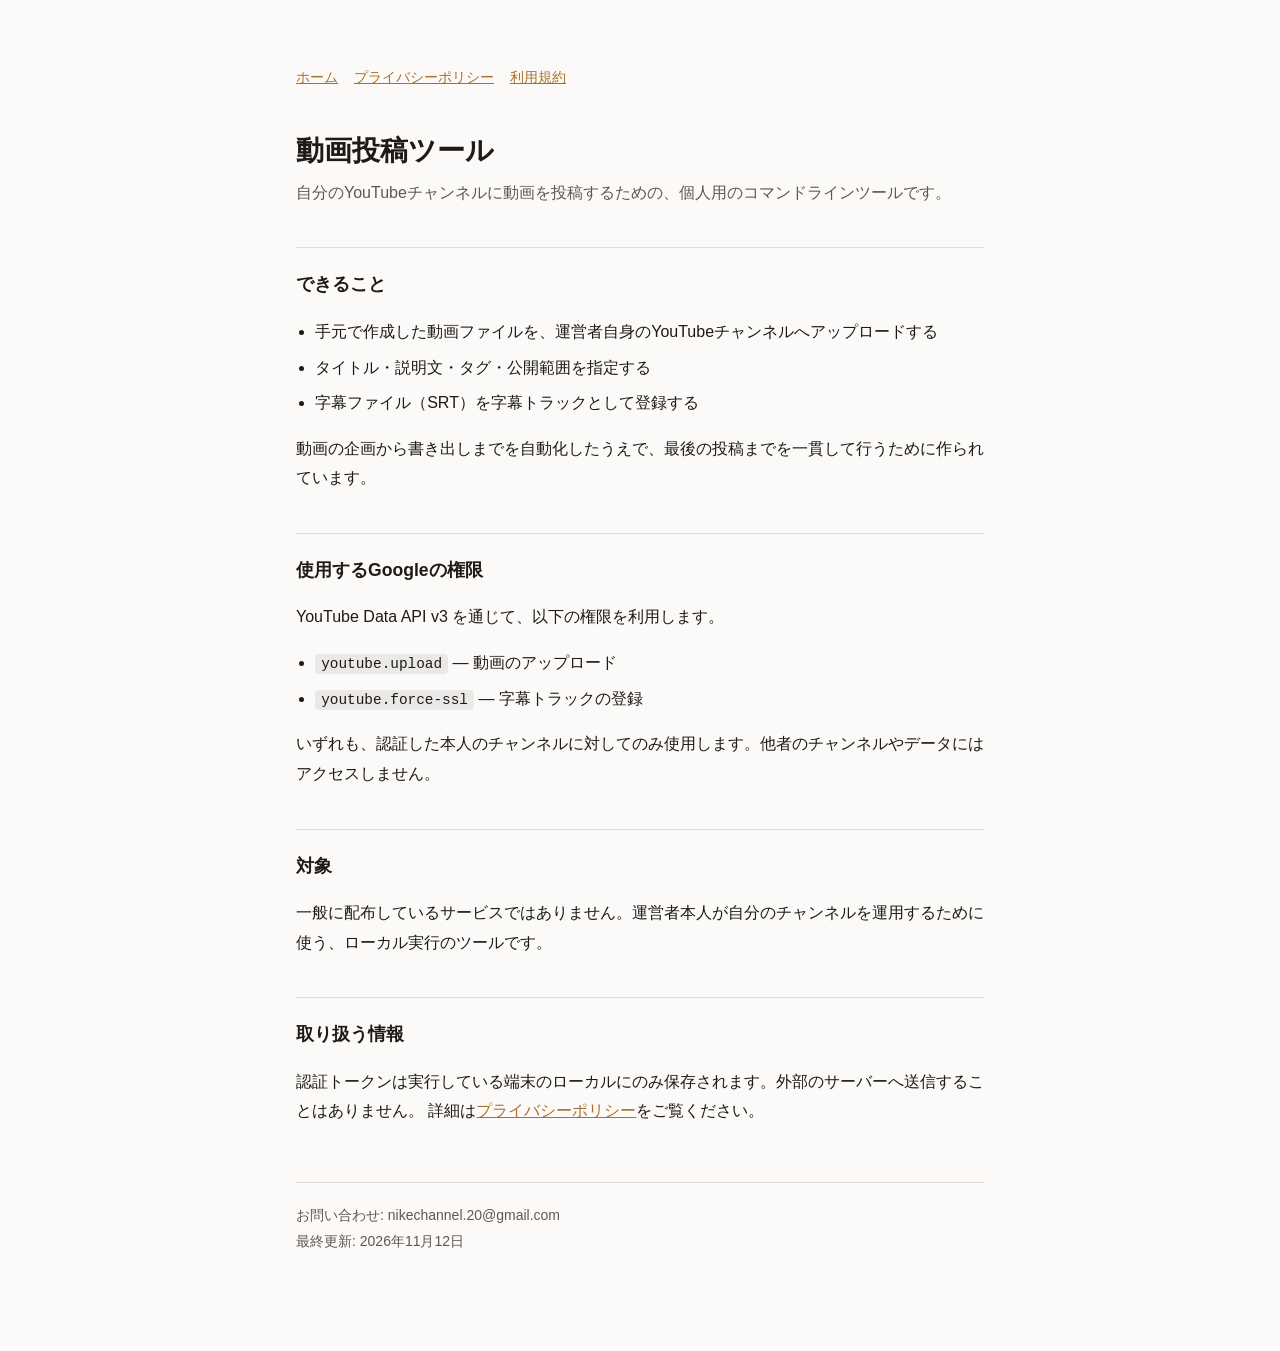
<file: index.html>
<!doctype html>
<html lang="ja">
<head>
<meta charset="utf-8">
<meta name="viewport" content="width=device-width,initial-scale=1">
<title>動画投稿ツール</title>
<meta name="description" content="自分のYouTubeチャンネルに動画を投稿するための個人用ツールです。">
<meta name="google-site-verification" content="vxD-HqU_NvS3GYbMGtC77qTMRWof80GZjnZPIgGmyic" />
<link rel="stylesheet" href="style.css">
</head>
<body>
<div class="wrap">
<nav><a href="./">ホーム</a><a href="privacy.html">プライバシーポリシー</a><a href="terms.html">利用規約</a></nav>

<h1>動画投稿ツール</h1>
<p class="lead">自分のYouTubeチャンネルに動画を投稿するための、個人用のコマンドラインツールです。</p>

<h2>できること</h2>
<ul>
  <li>手元で作成した動画ファイルを、運営者自身のYouTubeチャンネルへアップロードする</li>
  <li>タイトル・説明文・タグ・公開範囲を指定する</li>
  <li>字幕ファイル（SRT）を字幕トラックとして登録する</li>
</ul>
<p>動画の企画から書き出しまでを自動化したうえで、最後の投稿までを一貫して行うために作られています。</p>

<h2>使用するGoogleの権限</h2>
<p>YouTube Data API v3 を通じて、以下の権限を利用します。</p>
<ul>
  <li><code>youtube.upload</code> — 動画のアップロード</li>
  <li><code>youtube.force-ssl</code> — 字幕トラックの登録</li>
</ul>
<p>いずれも、認証した本人のチャンネルに対してのみ使用します。他者のチャンネルやデータにはアクセスしません。</p>

<h2>対象</h2>
<p>一般に配布しているサービスではありません。運営者本人が自分のチャンネルを運用するために使う、ローカル実行のツールです。</p>

<h2>取り扱う情報</h2>
<p>認証トークンは実行している端末のローカルにのみ保存されます。外部のサーバーへ送信することはありません。
詳細は<a href="privacy.html">プライバシーポリシー</a>をご覧ください。</p>

<footer>
  お問い合わせ: nikechannel.20@gmail.com<br>
  最終更新: 2026年11月12日
</footer>
</div>
</body>
</html>
</file>
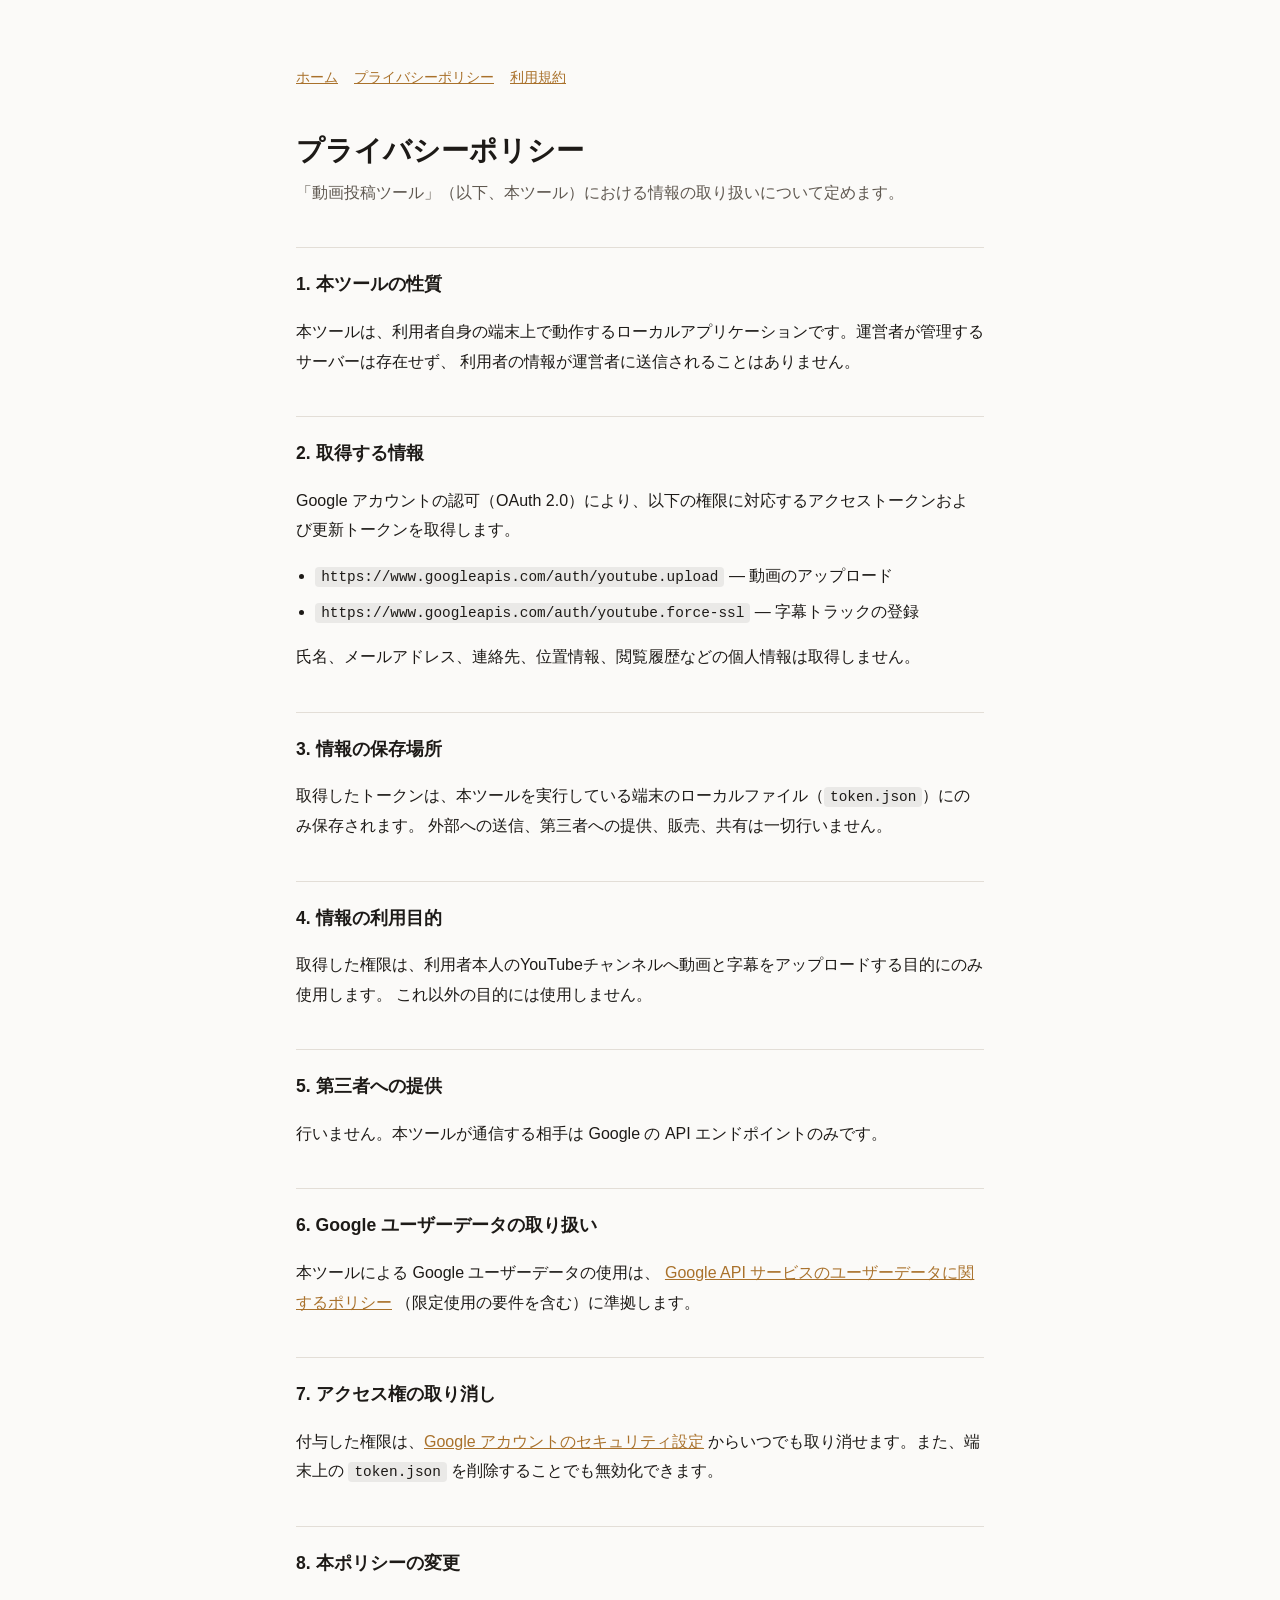
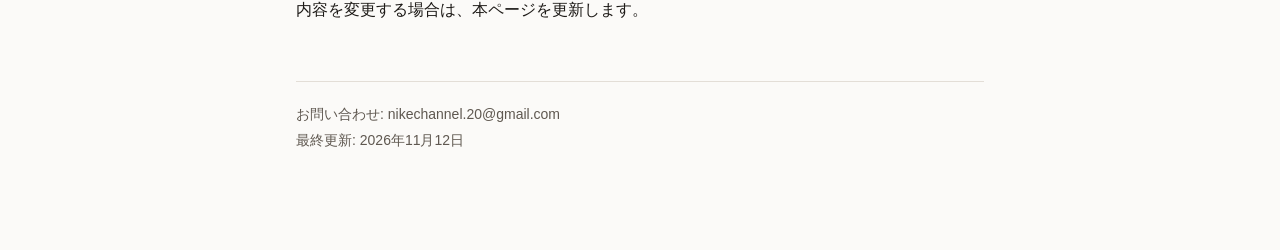
<file: privacy.html>
<!doctype html>
<html lang="ja">
<head>
<meta charset="utf-8">
<meta name="viewport" content="width=device-width,initial-scale=1">
<title>プライバシーポリシー | 動画投稿ツール</title>
<meta name="description" content="動画投稿ツールのプライバシーポリシー。">
<link rel="stylesheet" href="style.css">
</head>
<body>
<div class="wrap">
<nav><a href="./">ホーム</a><a href="privacy.html">プライバシーポリシー</a><a href="terms.html">利用規約</a></nav>

<h1>プライバシーポリシー</h1>
<p class="lead">「動画投稿ツール」（以下、本ツール）における情報の取り扱いについて定めます。</p>

<h2>1. 本ツールの性質</h2>
<p>本ツールは、利用者自身の端末上で動作するローカルアプリケーションです。運営者が管理するサーバーは存在せず、
利用者の情報が運営者に送信されることはありません。</p>

<h2>2. 取得する情報</h2>
<p>Google アカウントの認可（OAuth 2.0）により、以下の権限に対応するアクセストークンおよび更新トークンを取得します。</p>
<ul>
  <li><code>https://www.googleapis.com/auth/youtube.upload</code> — 動画のアップロード</li>
  <li><code>https://www.googleapis.com/auth/youtube.force-ssl</code> — 字幕トラックの登録</li>
</ul>
<p>氏名、メールアドレス、連絡先、位置情報、閲覧履歴などの個人情報は取得しません。</p>

<h2>3. 情報の保存場所</h2>
<p>取得したトークンは、本ツールを実行している端末のローカルファイル（<code>token.json</code>）にのみ保存されます。
外部への送信、第三者への提供、販売、共有は一切行いません。</p>

<h2>4. 情報の利用目的</h2>
<p>取得した権限は、利用者本人のYouTubeチャンネルへ動画と字幕をアップロードする目的にのみ使用します。
これ以外の目的には使用しません。</p>

<h2>5. 第三者への提供</h2>
<p>行いません。本ツールが通信する相手は Google の API エンドポイントのみです。</p>

<h2>6. Google ユーザーデータの取り扱い</h2>
<p>本ツールによる Google ユーザーデータの使用は、
<a href="https://developers.google.com/terms/api-services-user-data-policy" target="_blank" rel="noopener">Google API サービスのユーザーデータに関するポリシー</a>
（限定使用の要件を含む）に準拠します。</p>

<h2>7. アクセス権の取り消し</h2>
<p>付与した権限は、<a href="https://myaccount.google.com/permissions" target="_blank" rel="noopener">Google アカウントのセキュリティ設定</a>
からいつでも取り消せます。また、端末上の <code>token.json</code> を削除することでも無効化できます。</p>

<h2>8. 本ポリシーの変更</h2>
<p>内容を変更する場合は、本ページを更新します。</p>

<footer>
  お問い合わせ: nikechannel.20@gmail.com<br>
  最終更新: 2026年11月12日
</footer>
</div>
</body>
</html>
</file>
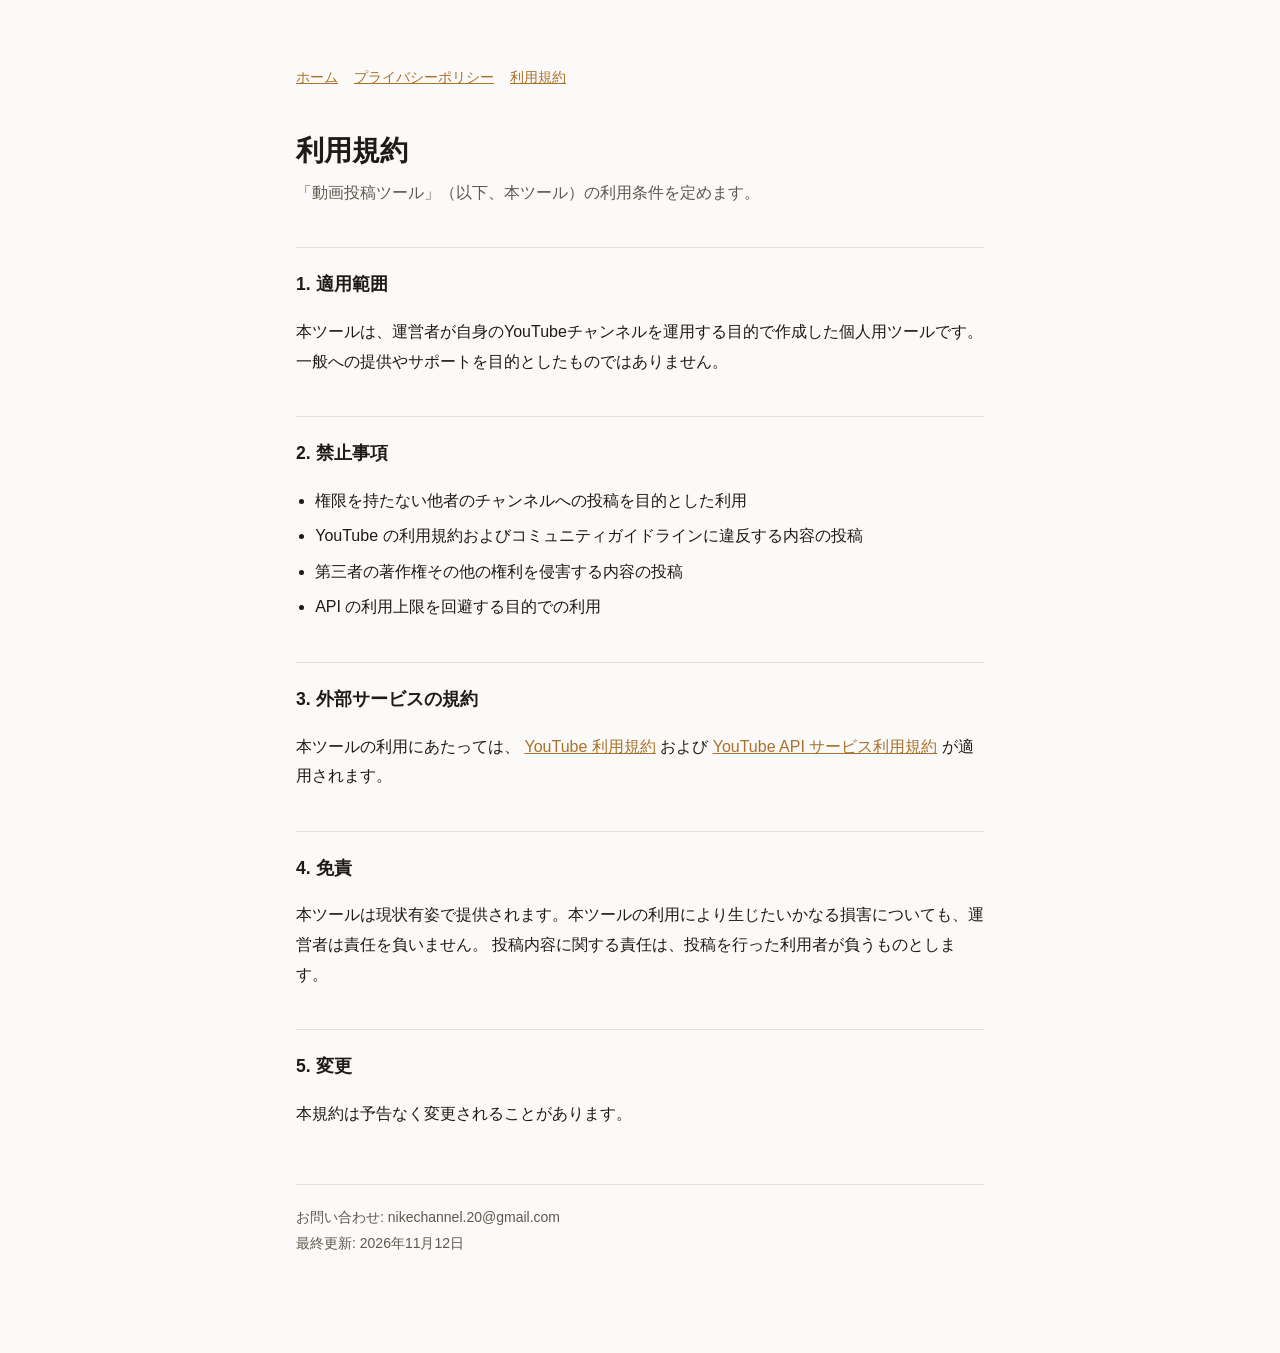
<file: terms.html>
<!doctype html>
<html lang="ja">
<head>
<meta charset="utf-8">
<meta name="viewport" content="width=device-width,initial-scale=1">
<title>利用規約 | 動画投稿ツール</title>
<meta name="description" content="動画投稿ツールの利用規約。">
<link rel="stylesheet" href="style.css">
</head>
<body>
<div class="wrap">
<nav><a href="./">ホーム</a><a href="privacy.html">プライバシーポリシー</a><a href="terms.html">利用規約</a></nav>

<h1>利用規約</h1>
<p class="lead">「動画投稿ツール」（以下、本ツール）の利用条件を定めます。</p>

<h2>1. 適用範囲</h2>
<p>本ツールは、運営者が自身のYouTubeチャンネルを運用する目的で作成した個人用ツールです。
一般への提供やサポートを目的としたものではありません。</p>

<h2>2. 禁止事項</h2>
<ul>
  <li>権限を持たない他者のチャンネルへの投稿を目的とした利用</li>
  <li>YouTube の利用規約およびコミュニティガイドラインに違反する内容の投稿</li>
  <li>第三者の著作権その他の権利を侵害する内容の投稿</li>
  <li>API の利用上限を回避する目的での利用</li>
</ul>

<h2>3. 外部サービスの規約</h2>
<p>本ツールの利用にあたっては、
<a href="https://www.youtube.com/t/terms" target="_blank" rel="noopener">YouTube 利用規約</a> および
<a href="https://developers.google.com/youtube/terms/api-services-terms-of-service" target="_blank" rel="noopener">YouTube API サービス利用規約</a>
が適用されます。</p>

<h2>4. 免責</h2>
<p>本ツールは現状有姿で提供されます。本ツールの利用により生じたいかなる損害についても、運営者は責任を負いません。
投稿内容に関する責任は、投稿を行った利用者が負うものとします。</p>

<h2>5. 変更</h2>
<p>本規約は予告なく変更されることがあります。</p>

<footer>
  お問い合わせ: nikechannel.20@gmail.com<br>
  最終更新: 2026年11月12日
</footer>
</div>
</body>
</html>
</file>
<file: style.css>
:root{--bg:#fbfaf8;--fg:#1d1a17;--muted:#5f5850;--line:#e3ded7;--accent:#a9712b}
@media (prefers-color-scheme:dark){:root{--bg:#141210;--fg:#ece7e1;--muted:#a49a90;--line:#2e2924;--accent:#e8a33d}}
*{box-sizing:border-box}
body{margin:0;background:var(--bg);color:var(--fg);
 font-family:-apple-system,BlinkMacSystemFont,"Hiragino Sans","Noto Sans JP",sans-serif;
 line-height:1.85;font-size:16px}
.wrap{max-width:720px;margin:0 auto;padding:64px 16px 96px}
h1{font-size:1.75rem;line-height:1.4;margin:0 0 8px}
h2{font-size:1.1rem;margin:40px 0 10px;padding-top:20px;border-top:1px solid var(--line)}
.lead{color:var(--muted);margin:0 0 8px}
ul{padding-left:1.2em}
li{margin:6px 0}
a{color:var(--accent)}
code{background:rgba(127,127,127,.14);padding:2px 6px;border-radius:4px;font-size:.9em}
footer{margin-top:56px;padding-top:20px;border-top:1px solid var(--line);
 color:var(--muted);font-size:.875rem}
nav{margin-bottom:40px;font-size:.9rem}
nav a{margin-right:16px}
</file>
